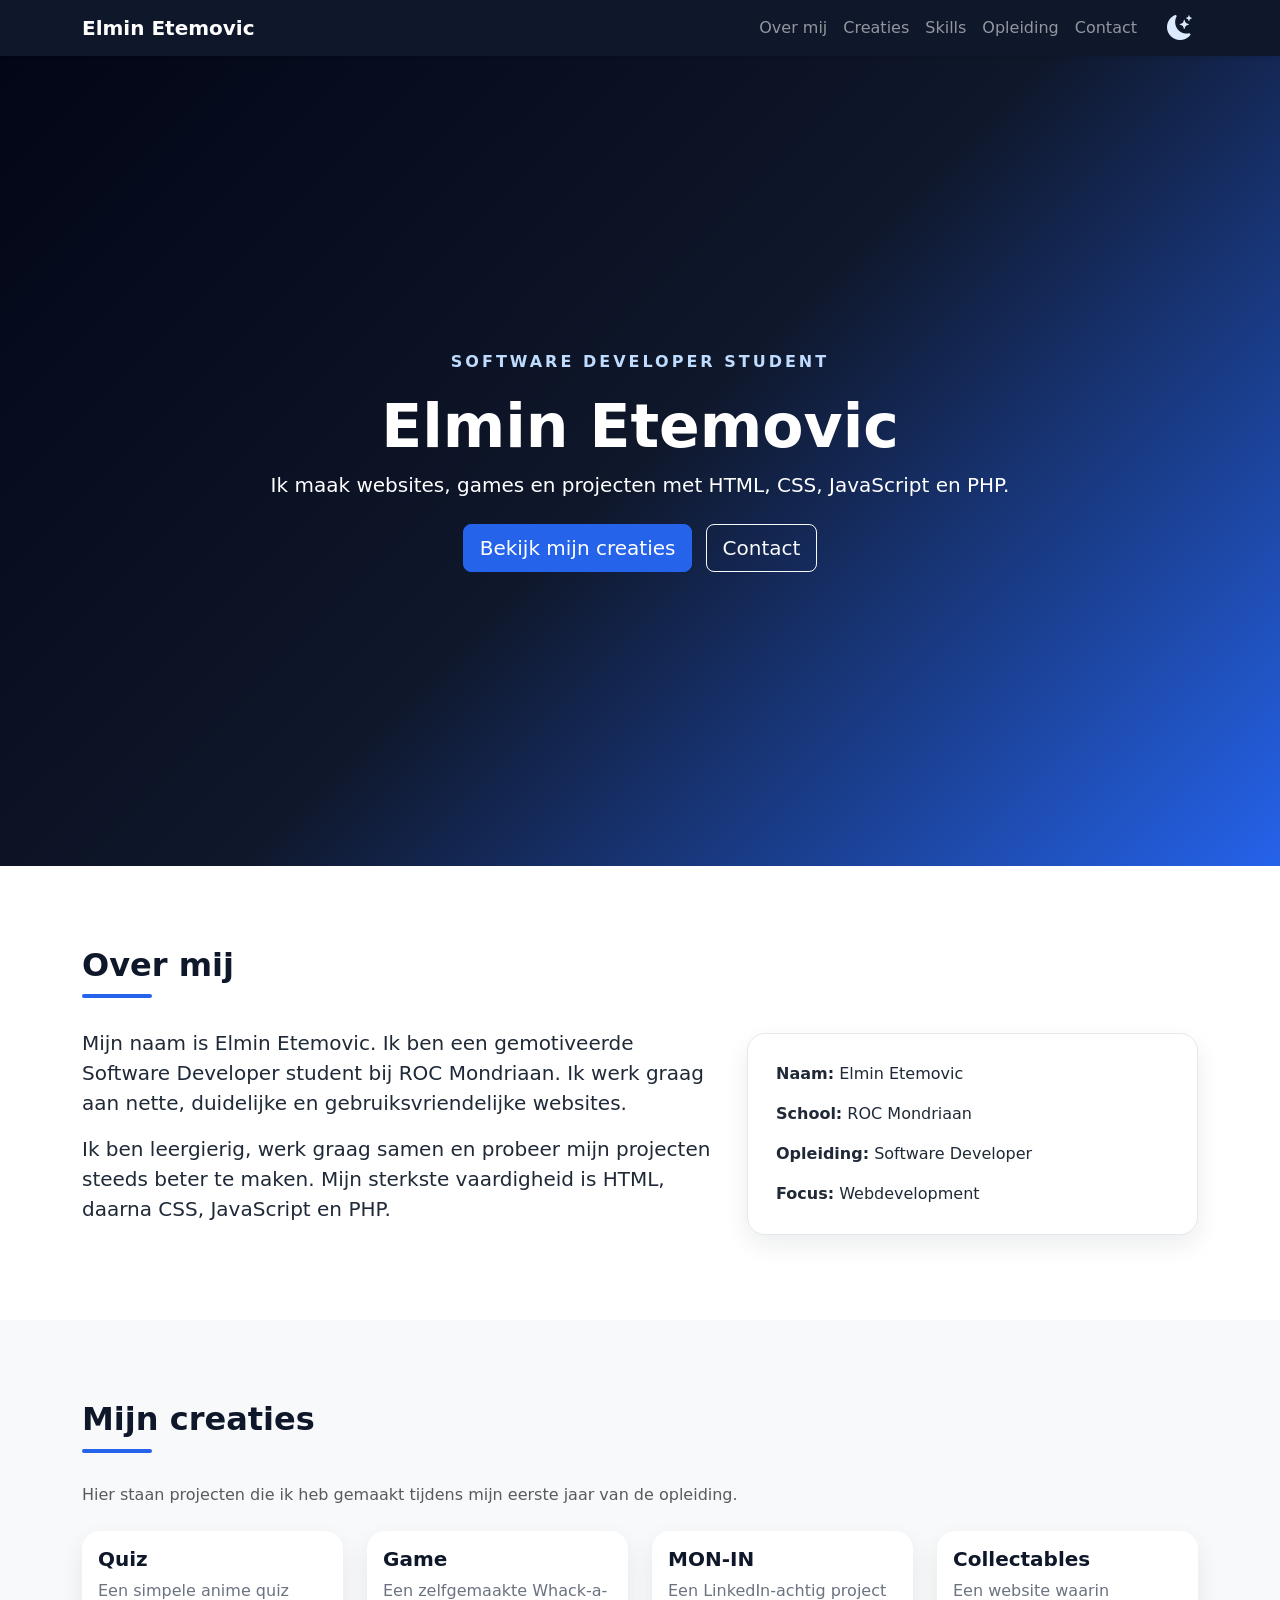
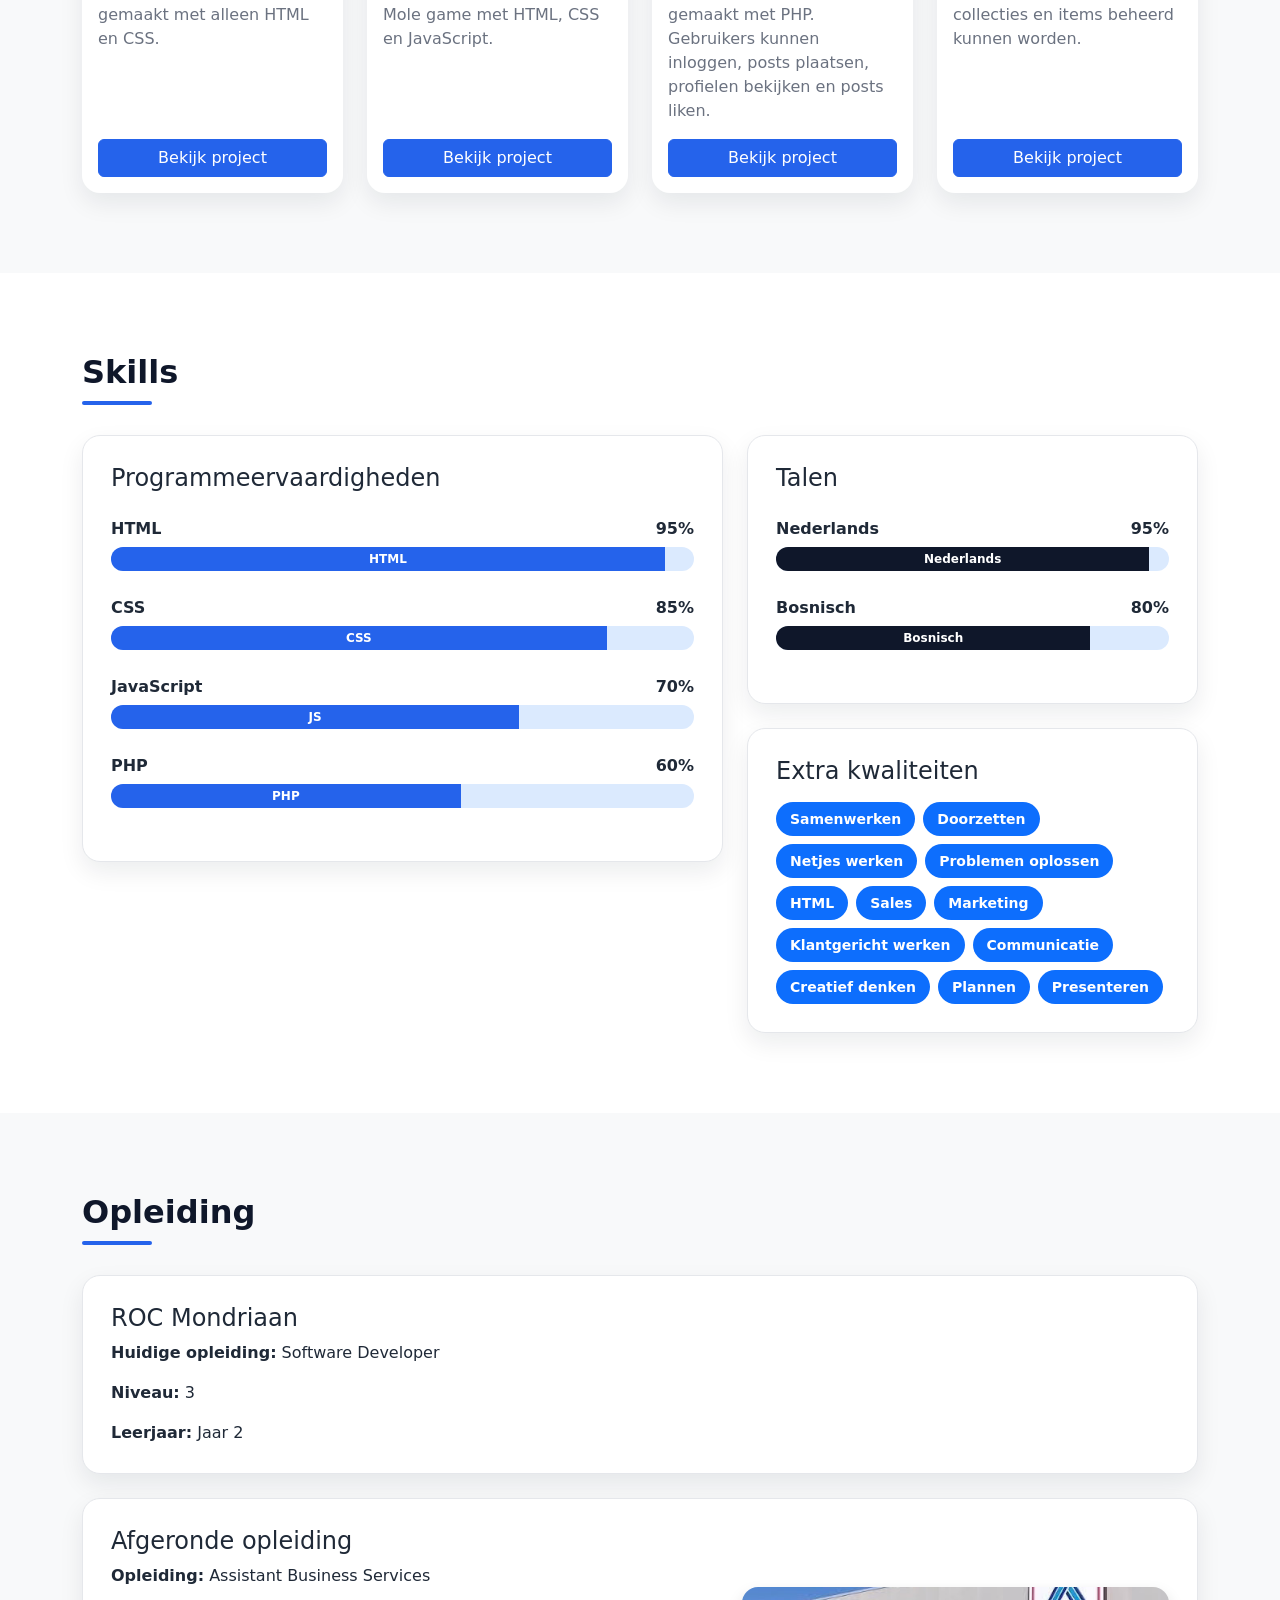
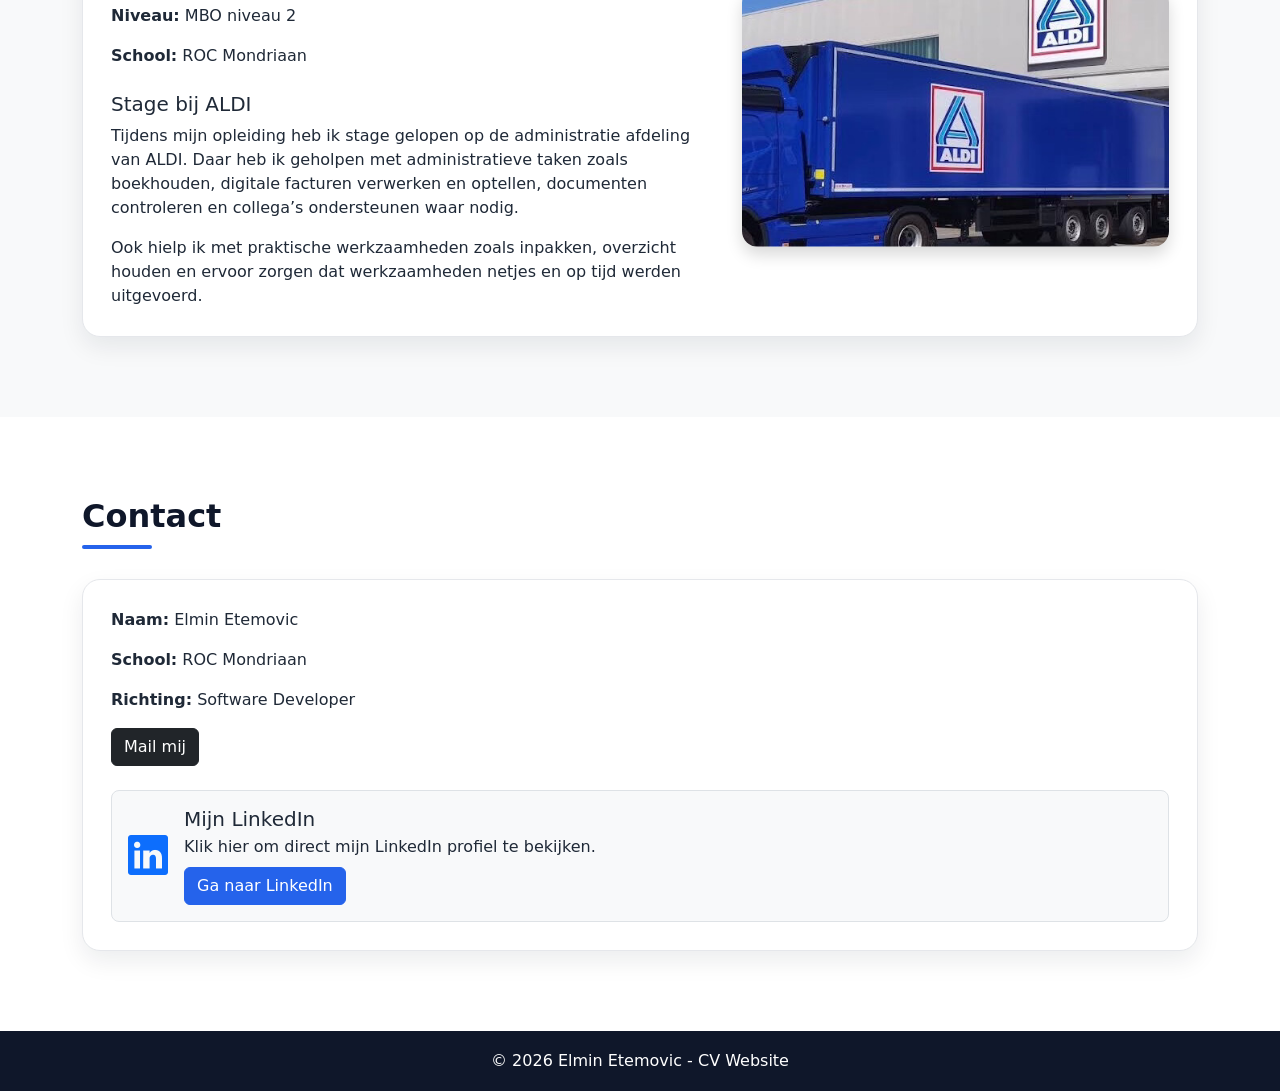
<file: index.html>
<!doctype html>
<html lang="nl">
<head>
    <meta charset="UTF-8">
    <title>CV Website - Elmin Etemovic</title>
    <meta name="viewport" content="width=device-width, initial-scale=1">

    <link href="https://cdn.jsdelivr.net/npm/bootstrap@5.3.3/dist/css/bootstrap.min.css" rel="stylesheet">
    <link href="https://cdn.jsdelivr.net/npm/bootstrap-icons@1.11.3/font/bootstrap-icons.css" rel="stylesheet">
    <link rel="stylesheet" href="style.css">
</head>
<body>

<nav class="navbar navbar-expand-lg navbar-dark fixed-top shadow-sm">
    <div class="container">
        <a class="navbar-brand fw-bold" href="#">Elmin Etemovic</a>

        <button class="navbar-toggler" type="button" data-bs-toggle="collapse" data-bs-target="#navbarMenu">
            <span class="navbar-toggler-icon"></span>
        </button>

        <div class="collapse navbar-collapse" id="navbarMenu">
            <ul class="navbar-nav ms-auto align-items-lg-center">
                <li class="nav-item"><a class="nav-link" href="#over-mij">Over mij</a></li>
                <li class="nav-item"><a class="nav-link" href="#creaties">Creaties</a></li>
                <li class="nav-item"><a class="nav-link" href="#skills">Skills</a></li>
                <li class="nav-item"><a class="nav-link" href="#opleiding">Opleiding</a></li>
                <li class="nav-item"><a class="nav-link" href="#contact">Contact</a></li>
                <li class="nav-item ms-lg-3">
                    <button id="darkModeBtn" class="dark-toggle" type="button">
                        <i id="darkModeIcon" class="bi bi-moon-stars-fill"></i>
                    </button>
                </li>
            </ul>
        </div>
    </div>
</nav>

<header class="hero">
    <div class="container text-center text-white">
        <p class="top-text">Software Developer Student</p>
        <h1 id="mainTitle">Elmin Etemovic</h1>
        <p class="lead">
            Ik maak websites, games en projecten met HTML, CSS, JavaScript en PHP.
        </p>

        <div class="mt-4">
            <a href="#creaties" class="btn btn-primary btn-lg">Bekijk mijn creaties</a>
            <a href="#contact" class="btn btn-outline-light btn-lg ms-2">Contact</a>
        </div>
    </div>
</header>

<main>

    <section id="over-mij" class="section">
        <div class="container">
            <h2 class="section-title">Over mij</h2>

            <div class="row g-4 align-items-center">
                <div class="col-lg-7">
                    <p class="fs-5">
                        Mijn naam is Elmin Etemovic. Ik ben een gemotiveerde Software Developer student
                        bij ROC Mondriaan. Ik werk graag aan nette, duidelijke en gebruiksvriendelijke websites.
                    </p>

                    <p class="fs-5">
                        Ik ben leergierig, werk graag samen en probeer mijn projecten steeds beter te maken.
                        Mijn sterkste vaardigheid is HTML, daarna CSS, JavaScript en PHP.
                    </p>
                </div>

                <div class="col-lg-5">
                    <div class="info-box">
                        <p><strong>Naam:</strong> Elmin Etemovic</p>
                        <p><strong>School:</strong> ROC Mondriaan</p>
                        <p><strong>Opleiding:</strong> Software Developer</p>
                        <p class="mb-0"><strong>Focus:</strong> Webdevelopment</p>
                    </div>
                </div>
            </div>
        </div>
    </section>

    <section id="creaties" class="section bg-light">
        <div class="container">
            <h2 class="section-title">Mijn creaties</h2>
            <p class="text-muted mb-4">
                Hier staan projecten die ik heb gemaakt tijdens mijn eerste jaar van de opleiding.
            </p>

            <div class="row g-4">

                <div class="col-md-6 col-lg-3">
                    <div class="card project-card h-100">
                        <div class="card-body d-flex flex-column">
                            <h3 class="card-title h5">Quiz</h3>
                            <p class="card-text">
                                Een simpele anime quiz gemaakt met alleen HTML en CSS.
                            </p>
                            <a href="quiz.html" class="btn btn-primary mt-auto">Bekijk project</a>
                        </div>
                    </div>
                </div>

                <div class="col-md-6 col-lg-3">
                    <div class="card project-card h-100">
                        <div class="card-body d-flex flex-column">
                            <h3 class="card-title h5">Game</h3>
                            <p class="card-text">
                                Een zelfgemaakte Whack-a-Mole game met HTML, CSS en JavaScript.
                            </p>
                            <a href="Whackamole.html" class="btn btn-primary mt-auto">Bekijk project</a>
                        </div>
                    </div>
                </div>

                <div class="col-md-6 col-lg-3">
                    <div class="card project-card h-100">
                        <div class="card-body d-flex flex-column">
                            <h3 class="card-title h5">MON-IN</h3>
                            <p class="card-text">
                                Een LinkedIn-achtig project gemaakt met PHP. Gebruikers kunnen inloggen,
                                posts plaatsen, profielen bekijken en posts liken.
                            </p>
                            <a href="mon-in/index.php" class="btn btn-primary mt-auto">Bekijk project</a>
                        </div>
                    </div>
                </div>

                <div class="col-md-6 col-lg-3">
                    <div class="card project-card h-100">
                        <div class="card-body d-flex flex-column">
                            <h3 class="card-title h5">Collectables</h3>
                            <p class="card-text">
                                Een website waarin collecties en items beheerd kunnen worden.
                            </p>
                            <a href="#" class="btn btn-primary mt-auto">Bekijk project</a>
                        </div>
                    </div>
                </div>

            </div>
        </div>
    </section>

    <section id="skills" class="section">
        <div class="container">
            <h2 class="section-title">Skills</h2>

            <div class="row g-4">
                <div class="col-lg-7">
                    <div class="skill-box">
                        <h3 class="mb-4 h4">Programmeervaardigheden</h3>

                        <div class="skill-item">
                            <div class="d-flex justify-content-between">
                                <span>HTML</span>
                                <span>95%</span>
                            </div>
                            <div class="progress">
                                <div class="progress-bar" style="width: 95%;">HTML</div>
                            </div>
                        </div>

                        <div class="skill-item">
                            <div class="d-flex justify-content-between">
                                <span>CSS</span>
                                <span>85%</span>
                            </div>
                            <div class="progress">
                                <div class="progress-bar" style="width: 85%;">CSS</div>
                            </div>
                        </div>

                        <div class="skill-item">
                            <div class="d-flex justify-content-between">
                                <span>JavaScript</span>
                                <span>70%</span>
                            </div>
                            <div class="progress">
                                <div class="progress-bar" style="width: 70%;">JS</div>
                            </div>
                        </div>

                        <div class="skill-item">
                            <div class="d-flex justify-content-between">
                                <span>PHP</span>
                                <span>60%</span>
                            </div>
                            <div class="progress">
                                <div class="progress-bar" style="width: 60%;">PHP</div>
                            </div>
                        </div>

                    </div>
                </div>

                <div class="col-lg-5">
                    <div class="skill-box mb-4">
                        <h3 class="mb-4 h4">Talen</h3>

                        <div class="skill-item">
                            <div class="d-flex justify-content-between">
                                <span>Nederlands</span>
                                <span>95%</span>
                            </div>
                            <div class="progress">
                                <div class="progress-bar language-bar" style="width: 95%;">Nederlands</div>
                            </div>
                        </div>

                        <div class="skill-item">
                            <div class="d-flex justify-content-between">
                                <span>Bosnisch</span>
                                <span>80%</span>
                            </div>
                            <div class="progress">
                                <div class="progress-bar language-bar" style="width: 80%;">Bosnisch</div>
                            </div>
                        </div>
                    </div>

                    <div class="skill-box">
                        <h3 class="mb-3 h4">Extra kwaliteiten</h3>

                        <div class="d-flex flex-wrap gap-2">
                            <span class="badge text-bg-primary">Samenwerken</span>
                            <span class="badge text-bg-primary">Doorzetten</span>
                            <span class="badge text-bg-primary">Netjes werken</span>
                            <span class="badge text-bg-primary">Problemen oplossen</span>
                            <span class="badge text-bg-primary">HTML</span>
                            <span class="badge text-bg-primary">Sales</span>
                            <span class="badge text-bg-primary">Marketing</span>
                            <span class="badge text-bg-primary">Klantgericht werken</span>
                            <span class="badge text-bg-primary">Communicatie</span>
                            <span class="badge text-bg-primary">Creatief denken</span>
                            <span class="badge text-bg-primary">Plannen</span>
                            <span class="badge text-bg-primary">Presenteren</span>
                        </div>
                    </div>
                </div>
            </div>
        </div>
    </section>

    <section id="opleiding" class="section bg-light">
        <div class="container">
            <h2 class="section-title">Opleiding</h2>

            <div class="education-box mb-4">
                <h3 class="h4">ROC Mondriaan</h3>
                <p><strong>Huidige opleiding:</strong> Software Developer</p>
                <p><strong>Niveau:</strong> 3</p>
                <p class="mb-0"><strong>Leerjaar:</strong> Jaar 2</p>
            </div>

            <div class="education-box">
                <div class="row g-4 align-items-center">
                    <div class="col-lg-7">
                        <h3 class="h4">Afgeronde opleiding</h3>
                        <p><strong>Opleiding:</strong> Assistant Business Services</p>
                        <p><strong>Niveau:</strong> MBO niveau 2</p>
                        <p><strong>School:</strong> ROC Mondriaan</p>

                        <h4 class="mt-4 h5">Stage bij ALDI</h4>
                        <p>
                            Tijdens mijn opleiding heb ik stage gelopen op de administratie afdeling van ALDI.
                            Daar heb ik geholpen met administratieve taken zoals boekhouden, digitale facturen
                            verwerken en optellen, documenten controleren en collega’s ondersteunen waar nodig.
                        </p>
                        <p class="mb-0">
                            Ook hielp ik met praktische werkzaamheden zoals inpakken, overzicht houden en ervoor
                            zorgen dat werkzaamheden netjes en op tijd werden uitgevoerd.
                        </p>
                    </div>

                    <div class="col-lg-5">
                        <img src="image.png" alt="ALDI stage" class="img-fluid rounded-4 shadow aldi-img">
                    </div>
                </div>
            </div>
        </div>
    </section>

    <section id="contact" class="section">
        <div class="container">
            <h2 class="section-title">Contact</h2>

            <div class="contact-box">
                <p><strong>Naam:</strong> Elmin Etemovic</p>
                <p><strong>School:</strong> ROC Mondriaan</p>
                <p><strong>Richting:</strong> Software Developer</p>
                <a href="mailto:jouwemail@example.com" class="btn btn-dark">Mail mij</a>

                <div class="mt-4 p-3 border rounded-3 bg-light d-flex align-items-center gap-3 linkedin-card">
                    <i class="bi bi-linkedin fs-1 text-primary"></i>
                    <div>
                        <h3 class="mb-1 h5">Mijn LinkedIn</h3>
                        <p class="mb-2">Klik hier om direct mijn LinkedIn profiel te bekijken.</p>
                        <a href="https://www.linkedin.com/in/elmin-e-690bb73b7/" target="_blank" class="btn btn-primary">
                            Ga naar LinkedIn
                        </a>
                    </div>
                </div>
            </div>
        </div>
    </section>

</main>

<footer>
    <p class="mb-0">&copy; 2026 Elmin Etemovic - CV Website</p>
</footer>

<script src="https://cdn.jsdelivr.net/npm/bootstrap@5.3.3/dist/js/bootstrap.bundle.min.js"></script>
<script src="script.js"></script>
</body>
</html>
</file>
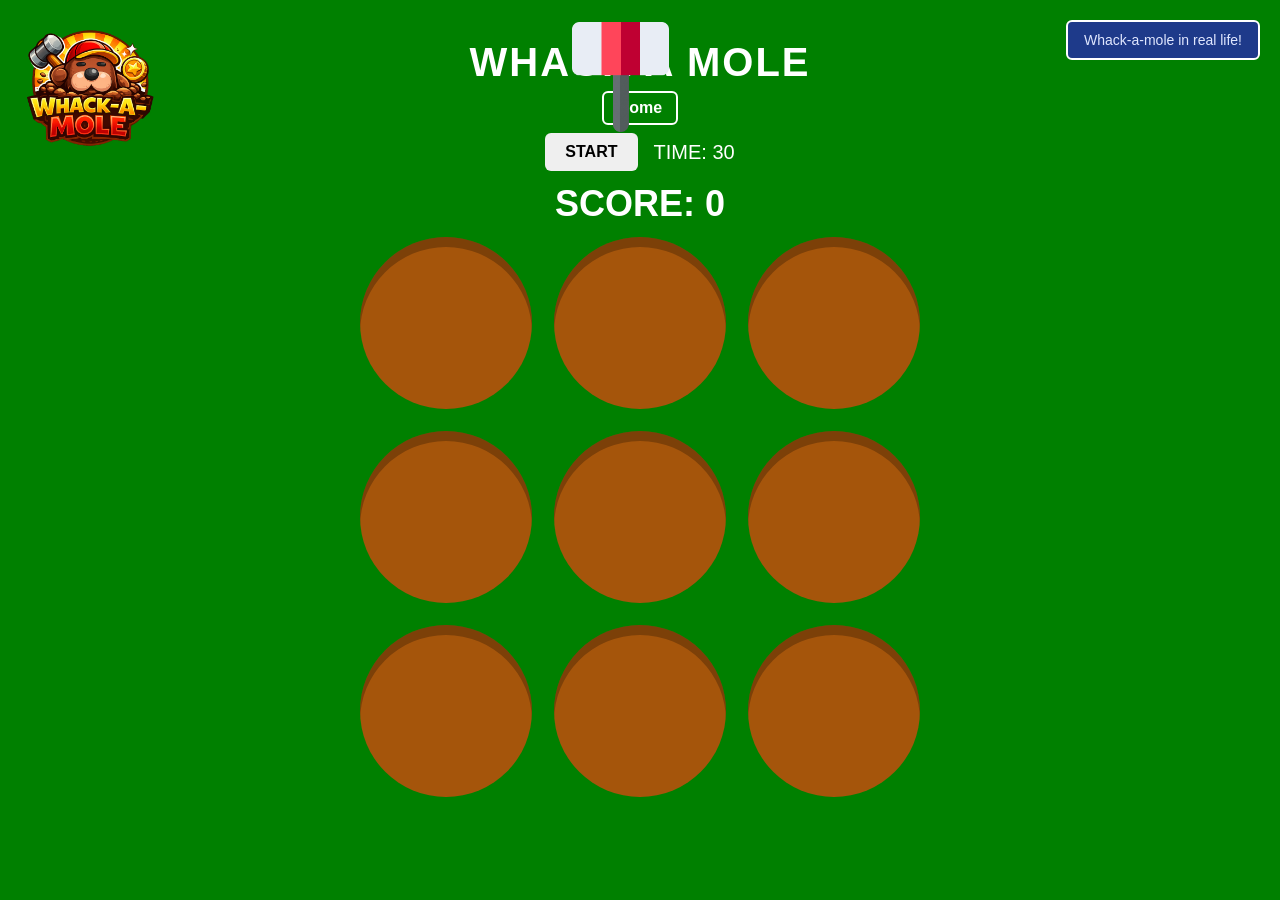
<file: Whackamole.html>
<!DOCTYPE html>
<html lang="en">
<head>
  <meta charset="UTF-8" />
  <meta name="viewport" content="width=device-width, initial-scale=1.0" />
  <title>Whack A Mole</title>
  <link rel="stylesheet" href="elmin.css" />
</head>
<body>

  <img src="assets/logo.png" class="logo" alt="Whack a Mole logo">

  <div class="ui">
    <h1 class="title">WHACK A MOLE</h1>

    <nav class="nav">
      <a href="index.html">Home</a>
    </nav>

    <div class="controls">
      <button id="startBtn">START</button>
      <span id="timer">TIME: 30</span>
    </div>
  </div>

  <h1 id="score">SCORE: 0</h1>

  <div class="board">
    <div class="hole"></div>
    <div class="hole"></div>
    <div class="hole"></div>
    <div class="hole"></div>
    <div class="hole"></div>
    <div class="hole"></div>
    <div class="hole"></div>
    <div class="hole"></div>
    <div class="hole"></div>
  </div>

  <div class="cursor"></div>

 <a 
  href="https://youtube.com/shorts/DSgYbE6qrcs?si=tDz1YubzXcRrEDVg"
  class="irl-btn"
  target="_blank"
>
  Whack-a-mole in real life!
</a>



  <script src="elmin.js"></script>
</body>
</html>
</file>
<file: style.css>
:root {
    --dark: #0f172a;
    --blue: #2563eb;
    --blue-dark: #1d4ed8;
    --light-blue: #dbeafe;
    --text: #1f2937;
}

html {
    scroll-behavior: smooth;
}

body {
    padding-top: 56px;
    color: var(--text);
    background-color: #ffffff;
    transition: 0.3s ease;
}

.navbar {
    background-color: var(--dark);
}

.hero {
    min-height: 90vh;
    background: linear-gradient(135deg, #020617, #0f172a, #2563eb);
    display: flex;
    align-items: center;
}

.hero h1 {
    font-size: 60px;
    font-weight: 800;
    cursor: pointer;
    transition: 0.3s;
}

.hero h1:hover {
    transform: scale(1.03);
}

.top-text {
    text-transform: uppercase;
    letter-spacing: 3px;
    color: #bfdbfe;
    font-weight: 600;
}

.section {
    padding: 80px 0;
    transition: 0.3s ease;
}

.section-title {
    font-weight: 800;
    margin-bottom: 30px;
    color: var(--dark);
}

.section-title::after {
    content: "";
    display: block;
    width: 70px;
    height: 4px;
    background-color: var(--blue);
    margin-top: 10px;
    border-radius: 20px;
}

.info-box,
.skill-box,
.education-box,
.contact-box {
    background-color: white;
    border: 1px solid #e5e7eb;
    border-radius: 18px;
    padding: 28px;
    box-shadow: 0 10px 25px rgba(15, 23, 42, 0.08);
    transition: 0.3s ease;
}

.project-card {
    border: none;
    border-radius: 18px;
    box-shadow: 0 10px 25px rgba(15, 23, 42, 0.08);
    transition: 0.3s;
}

.project-card:hover {
    transform: translateY(-8px);
}

.project-card .card-title {
    font-weight: 700;
    color: var(--dark);
}

.project-card .card-text {
    color: #6b7280;
}

.btn-primary {
    background-color: var(--blue);
    border-color: var(--blue);
}

.btn-primary:hover {
    background-color: var(--blue-dark);
    border-color: var(--blue-dark);
}

.skill-item {
    margin-bottom: 25px;
}

.skill-item span {
    font-weight: 600;
}

.progress {
    height: 24px;
    border-radius: 30px;
    background-color: var(--light-blue);
    overflow: hidden;
    margin-top: 6px;
}

.progress-bar {
    background-color: var(--blue);
    font-weight: 600;
}

.language-bar {
    background-color: var(--dark);
}

.badge {
    padding: 10px 14px;
    border-radius: 30px;
    font-size: 14px;
}

.aldi-img {
    width: 100%;
    height: 260px;
    object-fit: cover;
    object-position: center;
}

.dark-toggle {
    background: transparent;
    border: none;
    color: #dbeafe;
    font-size: 25px;
    cursor: pointer;
    padding: 6px;
    line-height: 1;
    transition: 0.3s ease;
}

.dark-toggle:hover {
    color: #60a5fa;
    transform: scale(1.2) rotate(-10deg);
}

footer {
    background-color: var(--dark);
    color: white;
    text-align: center;
    padding: 18px;
}

.clicked {
    color: #bfdbfe;
    transform: scale(1.06);
}

body.dark-mode {
    background-color: #020617 !important;
    color: #e5e7eb !important;
}

body.dark-mode main,
body.dark-mode section,
body.dark-mode .section,
body.dark-mode .bg-light,
body.dark-mode .container {
    background-color: #020617 !important;
    color: #e5e7eb !important;
}

body.dark-mode .section-title {
    color: #ffffff !important;
}

body.dark-mode p,
body.dark-mode h2,
body.dark-mode h4,
body.dark-mode h5,
body.dark-mode span {
    color: #e5e7eb;
}

body.dark-mode .text-muted {
    color: #cbd5e1 !important;
}

body.dark-mode .info-box,
body.dark-mode .skill-box,
body.dark-mode .education-box,
body.dark-mode .contact-box,
body.dark-mode .project-card {
    background-color: #0f172a !important;
    color: #e5e7eb !important;
    border-color: #334155 !important;
    box-shadow: 0 10px 25px rgba(0, 0, 0, 0.45) !important;
}

body.dark-mode .project-card .card-title {
    color: #ffffff !important;
}

body.dark-mode .project-card .card-text {
    color: #cbd5e1 !important;
}

body.dark-mode .progress {
    background-color: #1e293b !important;
}

body.dark-mode .language-bar {
    background-color: #334155 !important;
}

body.dark-mode .linkedin-card {
    background-color: #111827 !important;
    border-color: #334155 !important;
    color: #e5e7eb !important;
}

body.dark-mode .btn-dark {
    background-color: #2563eb !important;
    border-color: #2563eb !important;
}

body.dark-mode footer {
    background-color: #020617 !important;
}

body.dark-mode .dark-toggle {
    color: #facc15;
}

body.dark-mode .dark-toggle:hover {
    color: #fde68a;
}

@media (max-width: 768px) {
    .hero {
        min-height: 75vh;
        padding: 50px 0;
    }

    .hero h1 {
        font-size: 42px;
    }

    .btn-lg {
        width: 100%;
        margin-bottom: 10px;
    }

    .btn-lg.ms-2 {
        margin-left: 0 !important;
    }

    .dark-toggle {
        margin-top: 8px;
    }
}
</file>
<file: elmin.css>
*{
  margin:0;
  padding:0;
  box-sizing:border-box;
}

body{
  height:100vh;
  background:green;
  color:white;
  font-family:Arial, Helvetica, sans-serif;
  display:flex;
  flex-direction:column;
  align-items:center;
  overflow:hidden;
}

.logo{
  position:fixed;
  top:20px;
  left:20px;
  width:140px;
  user-select:none;
  z-index:10;
}

.ui{
  margin-top:40px;
  text-align:center;
}

.title{
  font-size:40px;
  letter-spacing:2px;
}

.nav{
  margin-top:6px;
}

a{
  color:white;
  text-decoration:none;
  font-size:16px;
  font-weight:bold;
  padding:6px 14px;
  border:2px solid white;
  border-radius:6px;
  display:inline-block;
}

a:hover{
  background:white;
  color:green;
}

.controls{
  display:flex;
  gap:16px;
  justify-content:center;
  align-items:center;
  margin-top:8px;
}

button{
  padding:10px 20px;
  font-size:16px;
  font-weight:bold;
  border:none;
  border-radius:6px;
  cursor:pointer;
}

#timer{
  font-size:20px;
}

#score{
  font-size:36px;
  margin:12px 0;
}

.board{
  width:560px;
  height:560px;
  display:grid;
  grid-template-columns:repeat(3,1fr);
  gap:22px;
}

.hole{
  background:rgb(165,85,11);
  border-radius:50%;
  position:relative;
  overflow:hidden;
  box-shadow: inset 0 10px 0 rgba(0,0,0,.25);
}

.mole{
  width:70%;
  position:absolute;
  left:50%;
  bottom:0;
  transform:translateX(-50%);
  animation:rise .25s ease-out;
  object-fit:contain;
  user-select:none;
  -webkit-user-drag:none;
}

.mole.gold{
  bottom:-6px;
}

@keyframes rise{
  from{ transform:translateX(-50%) translateY(100%); }
  to{ transform:translateX(-50%) translateY(0); }
}

.cursor{
  width:100px;
  height:110px;
  position:absolute;
  background:url("assets/hammer.png") no-repeat center/contain;
  transform:translate(-20%,20%);
  transition:transform .08s ease;
  pointer-events:none;
}

.irl-btn{
  position: fixed;
  top: 20px;
  right: 20px;

  background: #1e3a8a;   
  color: #e0e7ff;           
  text-decoration: none;
  font-size: 14px;
  font-weight: normal;

  padding: 10px 16px;
  border-radius: 6px;

  z-index: 10;
}

.irl-btn:hover{
  background: #40ff00;      
}

.cursor.active{
  transform:translate(-20%,20%) rotate(-45deg);

}
</file>
